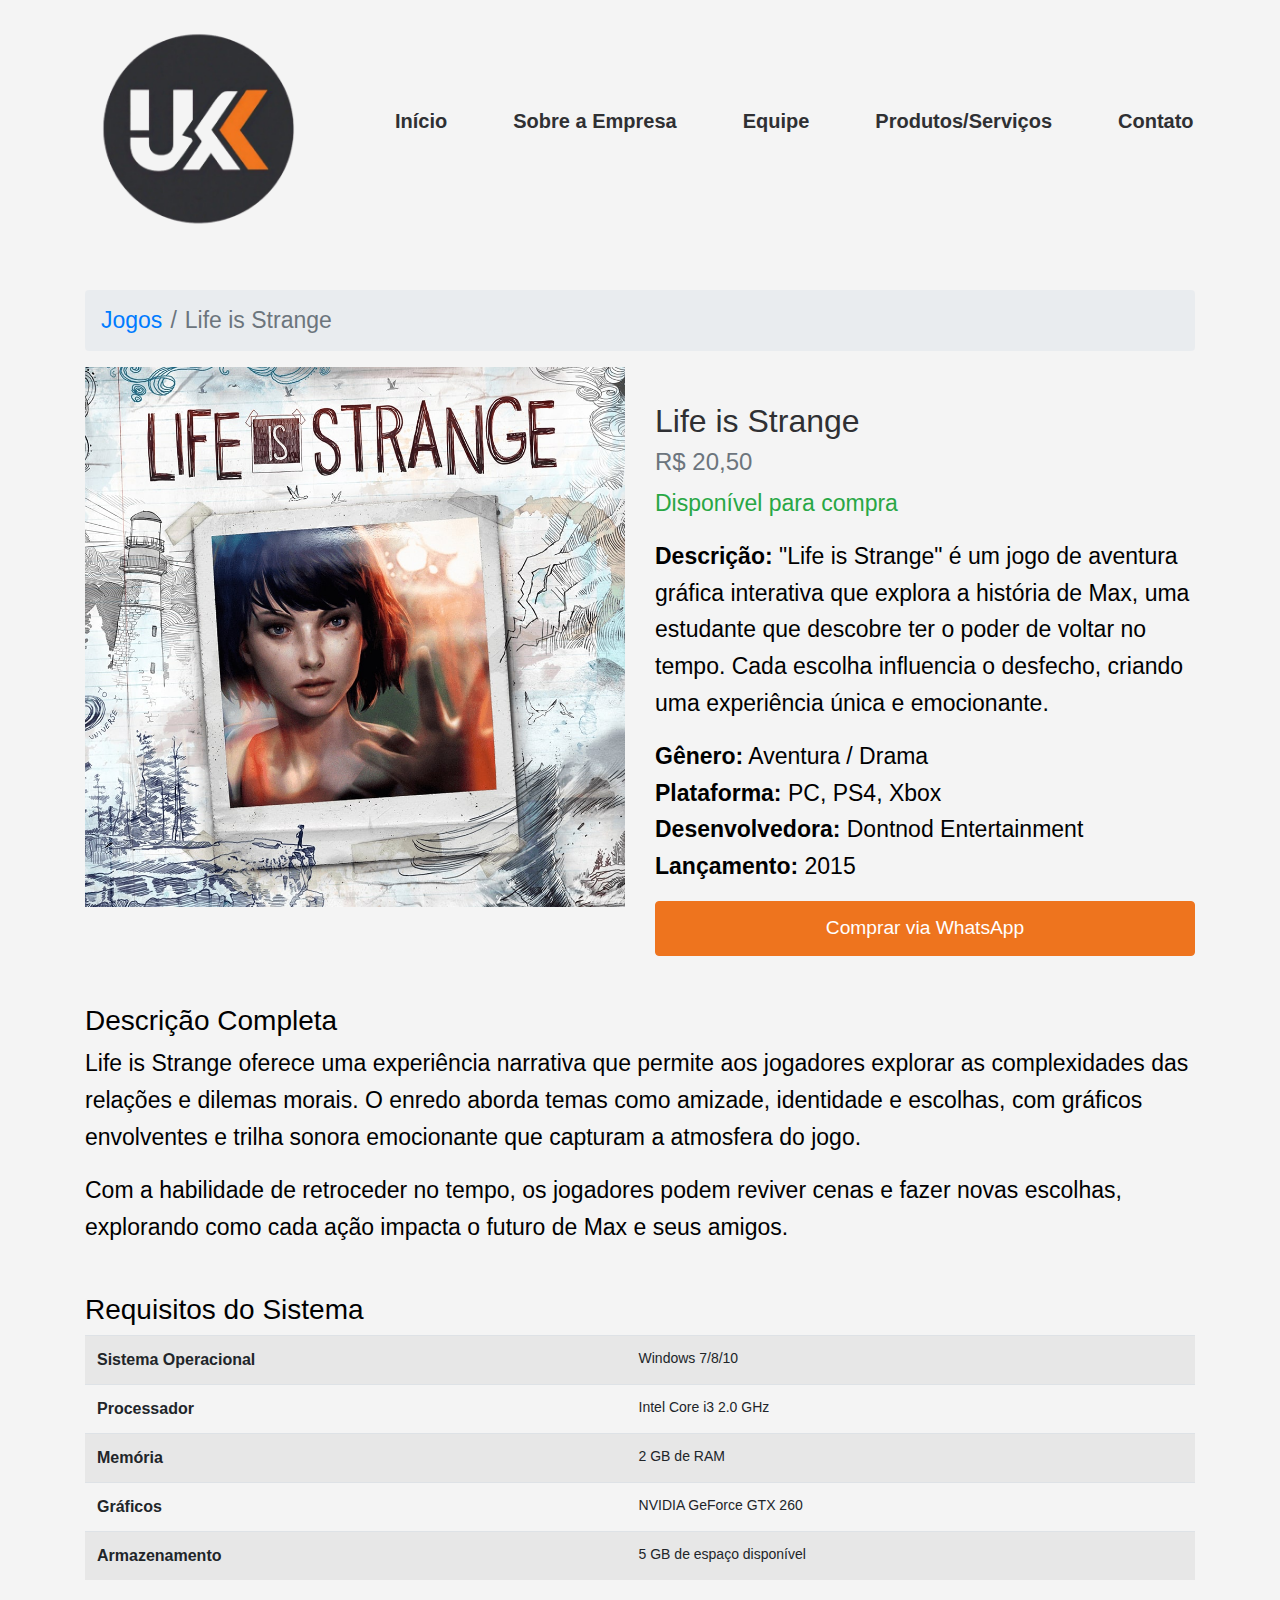
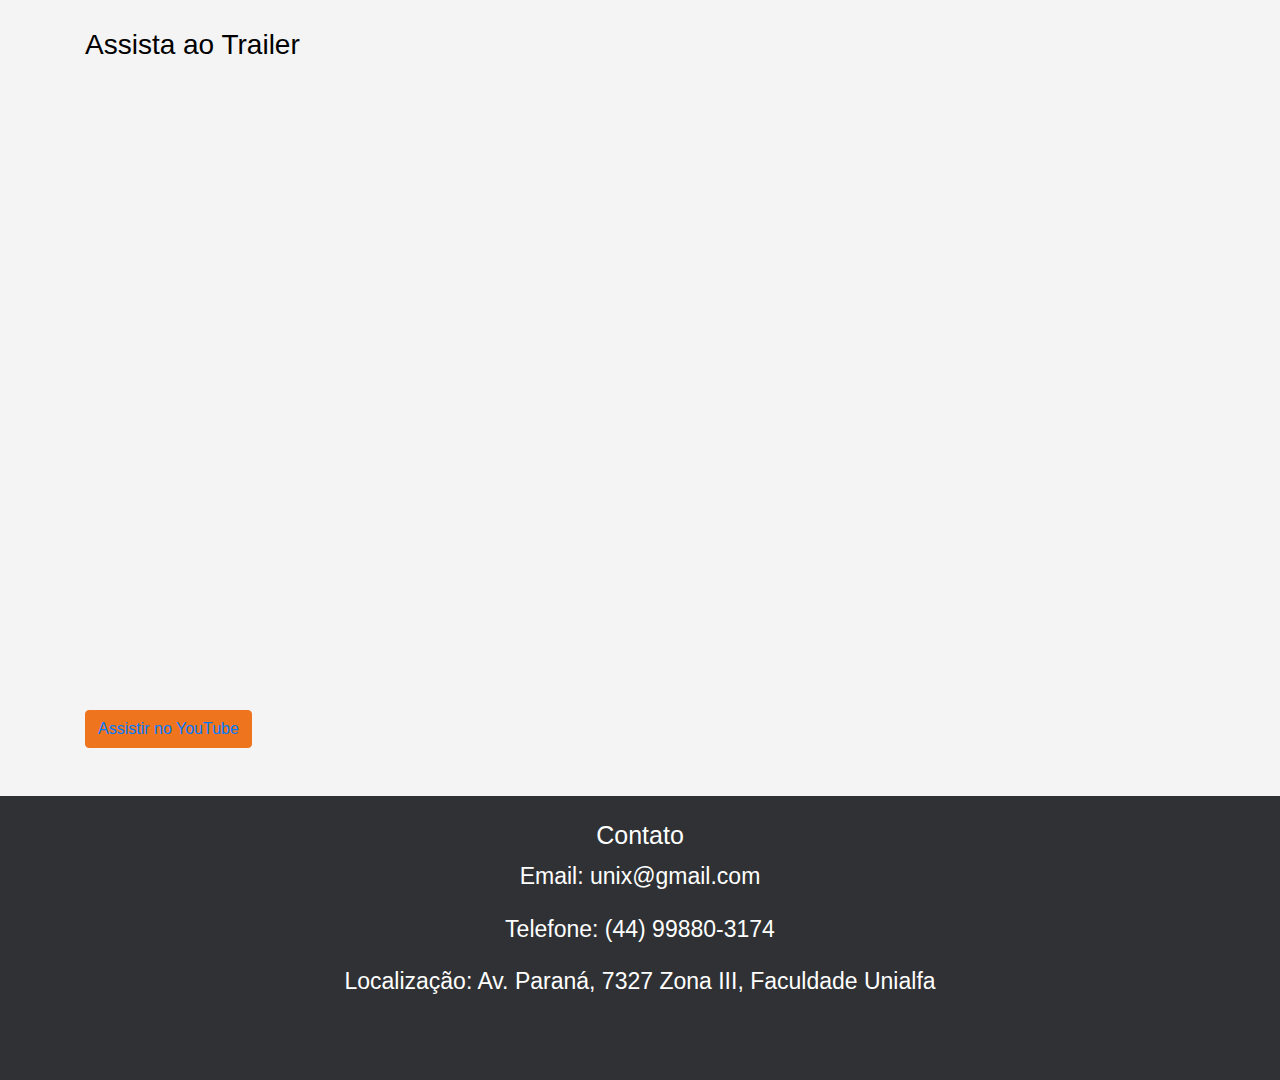
<file: produto1.html>
<!DOCTYPE html>
<html lang="pt-BR">
<head>
    <meta charset="UTF-8">
    <meta name="viewport" content="width=device-width, initial-scale=1.0">
    <title> Unix</title>
    <link rel="stylesheet" href="https://stackpath.bootstrapcdn.com/bootstrap/4.5.2/css/bootstrap.min.css">
    <link rel="stylesheet" href="style.css">
</head>
<body>
       <!-- Navbar -->
       <nav class="navbar navbar-expand-lg bg-body-tertiary">
        <div class="container-fluid">
            <a class="navbar-brand" href="index.html">
                <img src="img/logo.png" alt="Logo">
            </a>
            <button class="navbar-toggler" type="button" data-bs-toggle="collapse" data-bs-target="#navbarNav" aria-controls="navbarNav" aria-expanded="false" aria-label="Toggle navigation">
                <span class="navbar-toggler-icon"></span>
            </button>
            <div class="collapse navbar-collapse" id="navbarNav">
                <ul class="navbar-nav">
                    <li class="nav-item"><a class="nav-link" href="index.html"><b>Início</b></a></li>
                    <li class="nav-item"><a class="nav-link" href="sobreaempresa.html"><b>Sobre a Empresa</b></a></li>
                    <li class="nav-item"><a class="nav-link" href="equipe.html"><b>Equipe</b></a></li>
                    <li class="nav-item"><a class="nav-link" href="produtoserviço.html"><b>Produtos/Serviços</b></a></li>
                    <li class="nav-item"><a class="nav-link" href="contato.html"><b>Contato</b></a></li>
                </ul>
            </div>
        </div>
    </nav>

    <div class="container my-5">
        <!-- Seção de Navegação -->
        <nav aria-label="breadcrumb">
            <ol class="breadcrumb">
                <li class="breadcrumb-item"><a href="produtoserviço.html">Jogos</a></li>
                <li class="breadcrumb-item active" aria-current="page">Life is Strange</li>
            </ol>
        </nav>

        <!-- Seção de Detalhes do Jogo -->
        <div class="row">
            <div class="col-md-6">
                <img src="img/lifeisstrange.jpeg" class="img-fluid" alt="Life is Strange">
            </div>
            <div class="col-md-6">
                <h2>Life is Strange</h2>
                <h4 class="text-muted">R$ 20,50</h4>
                <p class="text-success">Disponível para compra</p>

                <p><strong>Descrição:</strong> "Life is Strange" é um jogo de aventura gráfica interativa que explora a história de Max, uma estudante que descobre ter o poder de voltar no tempo. Cada escolha influencia o desfecho, criando uma experiência única e emocionante.</p>

                <ul class="list-unstyled">
                    <li><strong>Gênero:</strong> Aventura / Drama</li>
                    <li><strong>Plataforma:</strong> PC, PS4, Xbox</li>
                    <li><strong>Desenvolvedora:</strong> Dontnod Entertainment</li>
                    <li><strong>Lançamento:</strong> 2015</li>
                </ul>
                
                <a href="https://wa.me/5511987654321?text=Olá,%20gostaria%20de%20comprar%20o%20produto%20Produto%20Exemplo!" target="_blank"
                 class="btn btn-primary btn-block">Comprar via WhatsApp</a>
            </div>
        </div>

        <!-- Seção de Descrição Completa -->
        <div class="mt-5">
            <h3>Descrição Completa</h3>
            <p>Life is Strange oferece uma experiência narrativa que permite aos jogadores explorar as complexidades das relações e dilemas morais. O enredo aborda temas como amizade, identidade e escolhas, com gráficos envolventes e trilha sonora emocionante que capturam a atmosfera do jogo.</p>
            <p>Com a habilidade de retroceder no tempo, os jogadores podem reviver cenas e fazer novas escolhas, explorando como cada ação impacta o futuro de Max e seus amigos.</p>
        </div>

        <!-- Seção de Requisitos Técnicos -->
        <div class="mt-5">
            <h3>Requisitos do Sistema</h3>
            <table class="table table-striped">
                <tbody>
                    <tr>
                        <th scope="row">Sistema Operacional</th>
                        <td>Windows 7/8/10</td>
                    </tr>
                    <tr>
                        <th scope="row">Processador</th>
                        <td>Intel Core i3 2.0 GHz</td>
                    </tr>
                    <tr>
                        <th scope="row">Memória</th>
                        <td>2 GB de RAM</td>
                    </tr>
                    <tr>
                        <th scope="row">Gráficos</th>
                        <td>NVIDIA GeForce GTX 260</td>
                    </tr>
                    <tr>
                        <th scope="row">Armazenamento</th>
                        <td>5 GB de espaço disponível</td>
                    </tr>
                </tbody>
            </table>
        </div>

        <!-- Trailer Incorporado -->
        <div class="mt-5">
            <h3>Assista ao Trailer</h3>
            <div class="embed-responsive embed-responsive-16by9 mb-3">
                <iframe class="embed-responsive-item" src="https://www.youtube.com/embed/mpRhaXfvG_0" allowfullscreen></iframe>
            </div>
            <a href="https://www.youtube.com/watch?v=mpRhaXfvG_0" target="_blank" class="btn btn-outline-primary">
                Assistir no YouTube
            </a>
        </div>
    </div>
    <footer class="footer" style="background-color:  #2f3134; color: white">
        <div class="container text-center py-4">
            <h5>Contato</h5>
            <p><i class="fa-solid fa-envelope"></i> Email: unix@gmail.com</p>
            <p><i class="fa-solid fa-phone"></i> Telefone: (44) 99880-3174</p>
            <p><i class="fa-solid fa-location-dot"></i>Localização: Av. Paraná, 7327 Zona III, Faculdade Unialfa</p>
            <div class="social-icons my-3">
                <a href="https://api.whatsapp.com/send?phone=5511999999999" class="text-white" target="_blank">
                    <i class="fa-brands fa-whatsapp fa-lg"></i>
                </a>
                <a href="https://www.facebook.com" class="text-white mx-3" target="_blank">
                    <i class="fa-brands fa-facebook fa-lg"></i>
                </a>
                <a href="https://www.twitter.com" class="text-white" target="_blank">
                    <i class="fa-brands fa-twitter fa-lg"></i>
                </a>
                <a href="https://www.instagram.com" class="text-white mx-3" target="_blank">
                    <i class="fa-brands fa-instagram fa-lg"></i>
                </a>
            </div>
        
        </div>
      </footer>
</body>
</html>
</file>
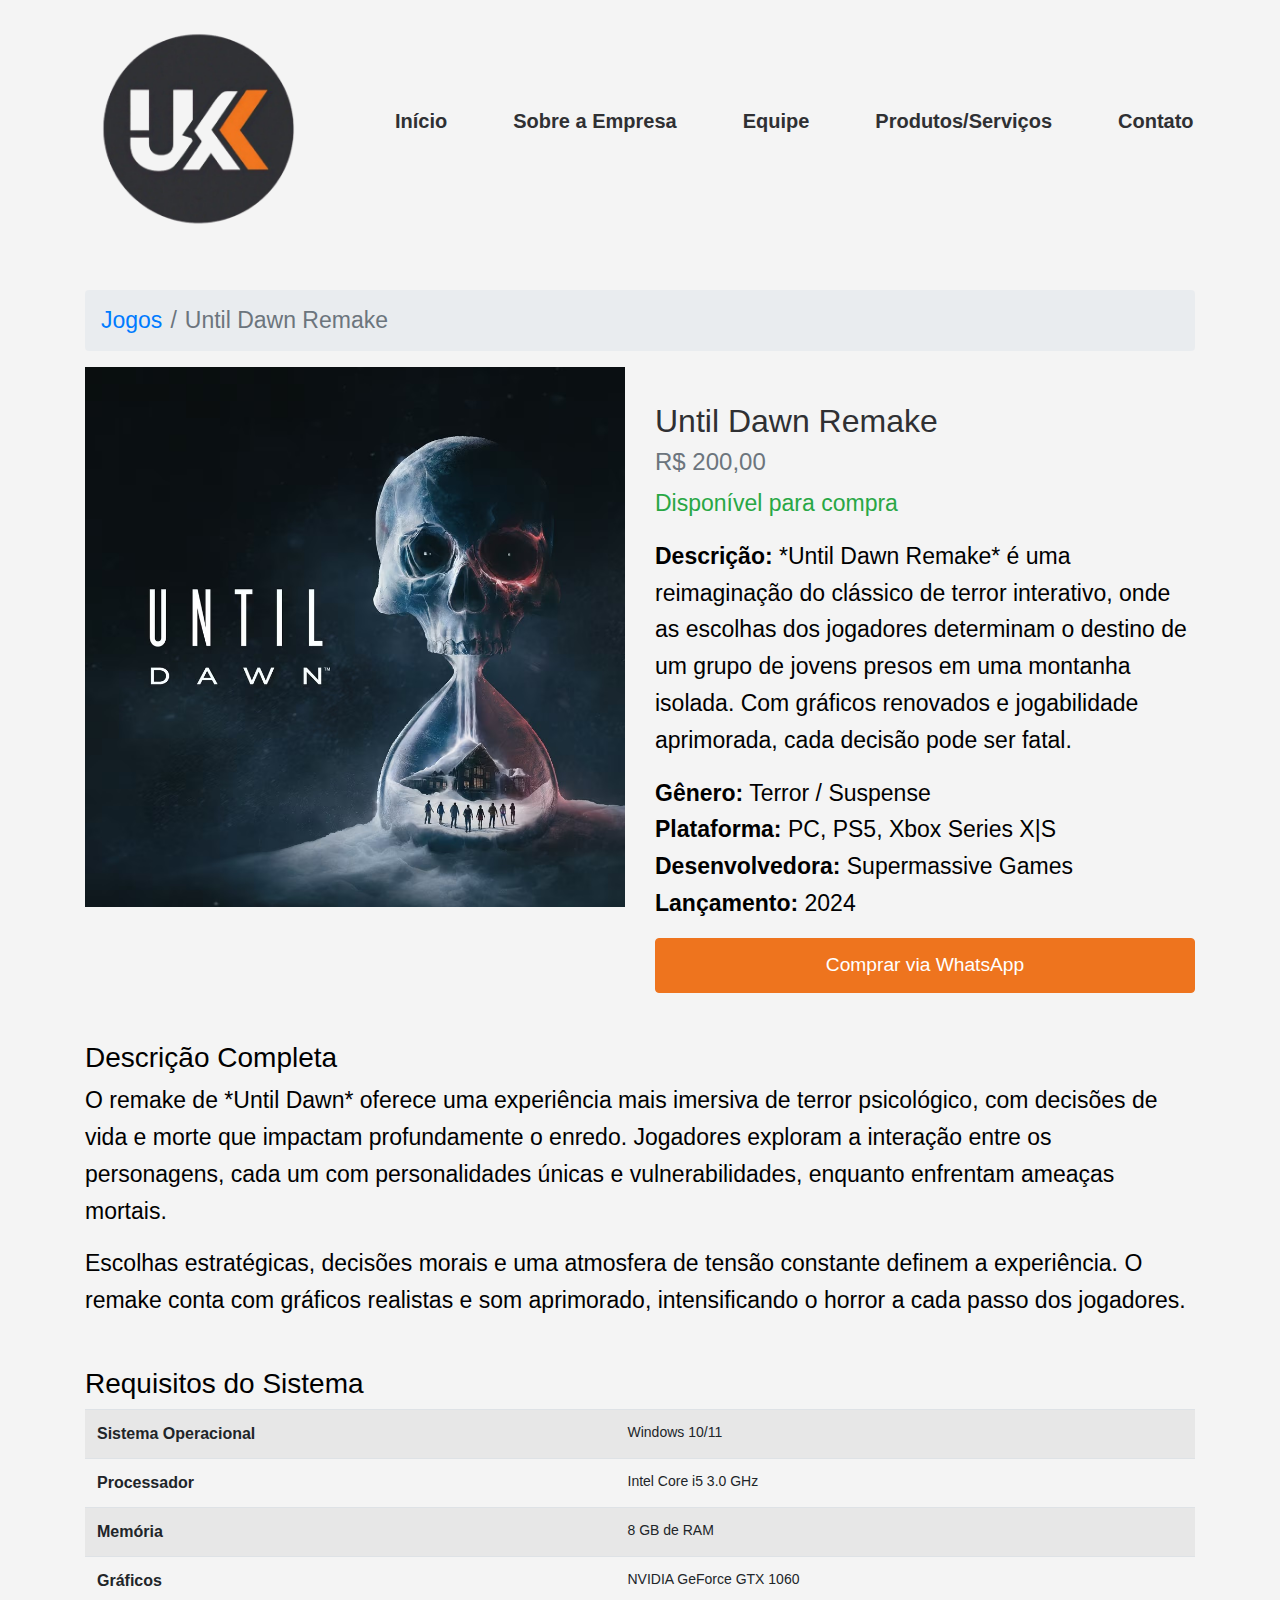
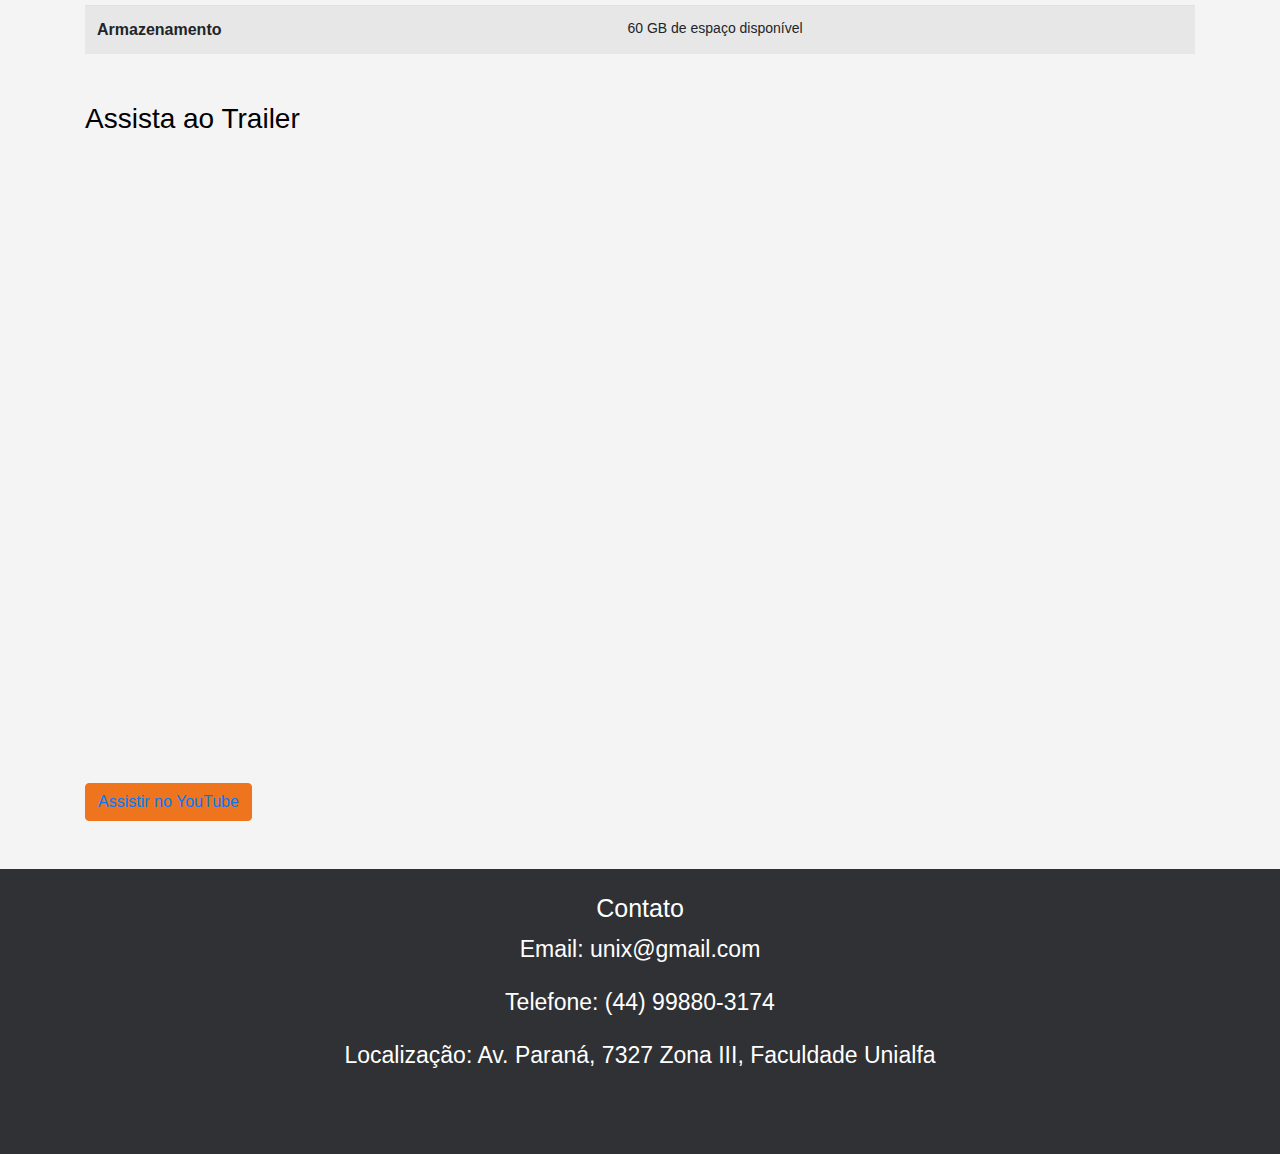
<file: produto2.html>
<!DOCTYPE html>
<html lang="pt-BR">
<head>
    <meta charset="UTF-8">
    <meta name="viewport" content="width=device-width, initial-scale=1.0">
    <title>Unix</title>
    <link rel="stylesheet" href="https://stackpath.bootstrapcdn.com/bootstrap/4.5.2/css/bootstrap.min.css">
    <link rel="stylesheet" href="style.css">
</head>
<body>
    <!-- Navbar -->
    <nav class="navbar navbar-expand-lg bg-body-tertiary">
        <div class="container-fluid">
            <a class="navbar-brand" href="index.html">
                <img src="img/logo.png" alt="Logo">
            </a>
            <button class="navbar-toggler" type="button" data-bs-toggle="collapse" data-bs-target="#navbarNav" aria-controls="navbarNav" aria-expanded="false" aria-label="Toggle navigation">
                <span class="navbar-toggler-icon"></span>
            </button>
            <div class="collapse navbar-collapse" id="navbarNav">
                <ul class="navbar-nav">
                    <li class="nav-item"><a class="nav-link" href="index.html"><b>Início</b></a></li>
                    <li class="nav-item"><a class="nav-link" href="sobreaempresa.html"><b>Sobre a Empresa</b></a></li>
                    <li class="nav-item"><a class="nav-link" href="equipe.html"><b>Equipe</b></a></li>
                    <li class="nav-item"><a class="nav-link" href="produtoserviço.html"><b>Produtos/Serviços</b></a></li>
                    <li class="nav-item"><a class="nav-link" href="contato.html"><b>Contato</b></a></li>
                </ul>
            </div>
        </div>
    </nav>

    <div class="container my-5">
        <!-- Seção de Navegação -->
        <nav aria-label="breadcrumb">
            <ol class="breadcrumb">
                <li class="breadcrumb-item"><a href="produtoserviço.html">Jogos</a></li>
                <li class="breadcrumb-item active" aria-current="page">Until Dawn Remake</li>
            </ol>
        </nav>

        <!-- Seção de Detalhes do Jogo -->
        <div class="row">
            <div class="col-md-6">
                <img src="img/untildawn.jpg" class="img-fluid" alt="Until Dawn Remake">
            </div>
            <div class="col-md-6">
                <h2>Until Dawn Remake</h2>
                <h4 class="text-muted">R$ 200,00</h4>
                <p class="text-success">Disponível para compra</p>

                <p><strong>Descrição:</strong> *Until Dawn Remake* é uma reimaginação do clássico de terror interativo, onde as escolhas dos jogadores determinam o destino de um grupo de jovens presos em uma montanha isolada. Com gráficos renovados e jogabilidade aprimorada, cada decisão pode ser fatal.</p>

                <ul class="list-unstyled">
                    <li><strong>Gênero:</strong> Terror / Suspense</li>
                    <li><strong>Plataforma:</strong> PC, PS5, Xbox Series X|S</li>
                    <li><strong>Desenvolvedora:</strong> Supermassive Games</li>
                    <li><strong>Lançamento:</strong> 2024</li>
                </ul>

                <a href="https://wa.me/5511987654321?text=Olá,%20gostaria%20de%20comprar%20o%20produto%20Produto%20Exemplo!" target="_blank"
                 class="btn btn-primary btn-block">Comprar via WhatsApp</a>
            </div>
        </div>

        <!-- Seção de Descrição Completa -->
        <div class="mt-5">
            <h3>Descrição Completa</h3>
            <p>O remake de *Until Dawn* oferece uma experiência mais imersiva de terror psicológico, com decisões de vida e morte que impactam profundamente o enredo. Jogadores exploram a interação entre os personagens, cada um com personalidades únicas e vulnerabilidades, enquanto enfrentam ameaças mortais.</p>
            <p>Escolhas estratégicas, decisões morais e uma atmosfera de tensão constante definem a experiência. O remake conta com gráficos realistas e som aprimorado, intensificando o horror a cada passo dos jogadores.</p>
        </div>

        <!-- Seção de Requisitos Técnicos -->
        <div class="mt-5">
            <h3>Requisitos do Sistema</h3>
            <table class="table table-striped">
                <tbody>
                    <tr>
                        <th scope="row">Sistema Operacional</th>
                        <td>Windows 10/11</td>
                    </tr>
                    <tr>
                        <th scope="row">Processador</th>
                        <td>Intel Core i5 3.0 GHz</td>
                    </tr>
                    <tr>
                        <th scope="row">Memória</th>
                        <td>8 GB de RAM</td>
                    </tr>
                    <tr>
                        <th scope="row">Gráficos</th>
                        <td>NVIDIA GeForce GTX 1060</td>
                    </tr>
                    <tr>
                        <th scope="row">Armazenamento</th>
                        <td>60 GB de espaço disponível</td>
                    </tr>
                </tbody>
            </table>
        </div>

        <!-- Trailer Incorporado -->
        <div class="mt-5">
            <h3>Assista ao Trailer</h3>
            <div class="embed-responsive embed-responsive-16by9 mb-3">
                <iframe class="embed-responsive-item" src="https://www.youtube.com/embed/bIkuM5y0Bjw" allowfullscreen></iframe>
            </div>
            <a href="https://www.youtube.com/embed/bIkuM5y0Bjw" target="_blank" class="btn btn-outline-primary">
                Assistir no YouTube
            </a>
        </div>
    </div>

    <footer class="footer" style="background-color:  #2f3134; color: white">
        <div class="container text-center py-4">
            <h5>Contato</h5>
            <p><i class="fa-solid fa-envelope"></i> Email: unix@gmail.com</p>
            <p><i class="fa-solid fa-phone"></i> Telefone: (44) 99880-3174</p>
            <p><i class="fa-solid fa-location-dot"></i>Localização: Av. Paraná, 7327 Zona III, Faculdade Unialfa</p>
            <div class="social-icons my-3">
                <a href="https://api.whatsapp.com/send?phone=5511999999999" class="text-white" target="_blank">
                    <i class="fa-brands fa-whatsapp fa-lg"></i>
                </a>
                <a href="https://www.facebook.com" class="text-white mx-3" target="_blank">
                    <i class="fa-brands fa-facebook fa-lg"></i>
                </a>
                <a href="https://www.twitter.com" class="text-white" target="_blank">
                    <i class="fa-brands fa-twitter fa-lg"></i>
                </a>
                <a href="https://www.instagram.com" class="text-white mx-3" target="_blank">
                    <i class="fa-brands fa-instagram fa-lg"></i>
                </a>
            </div>
        </div>
    </footer>
</body>
</html>
</file>
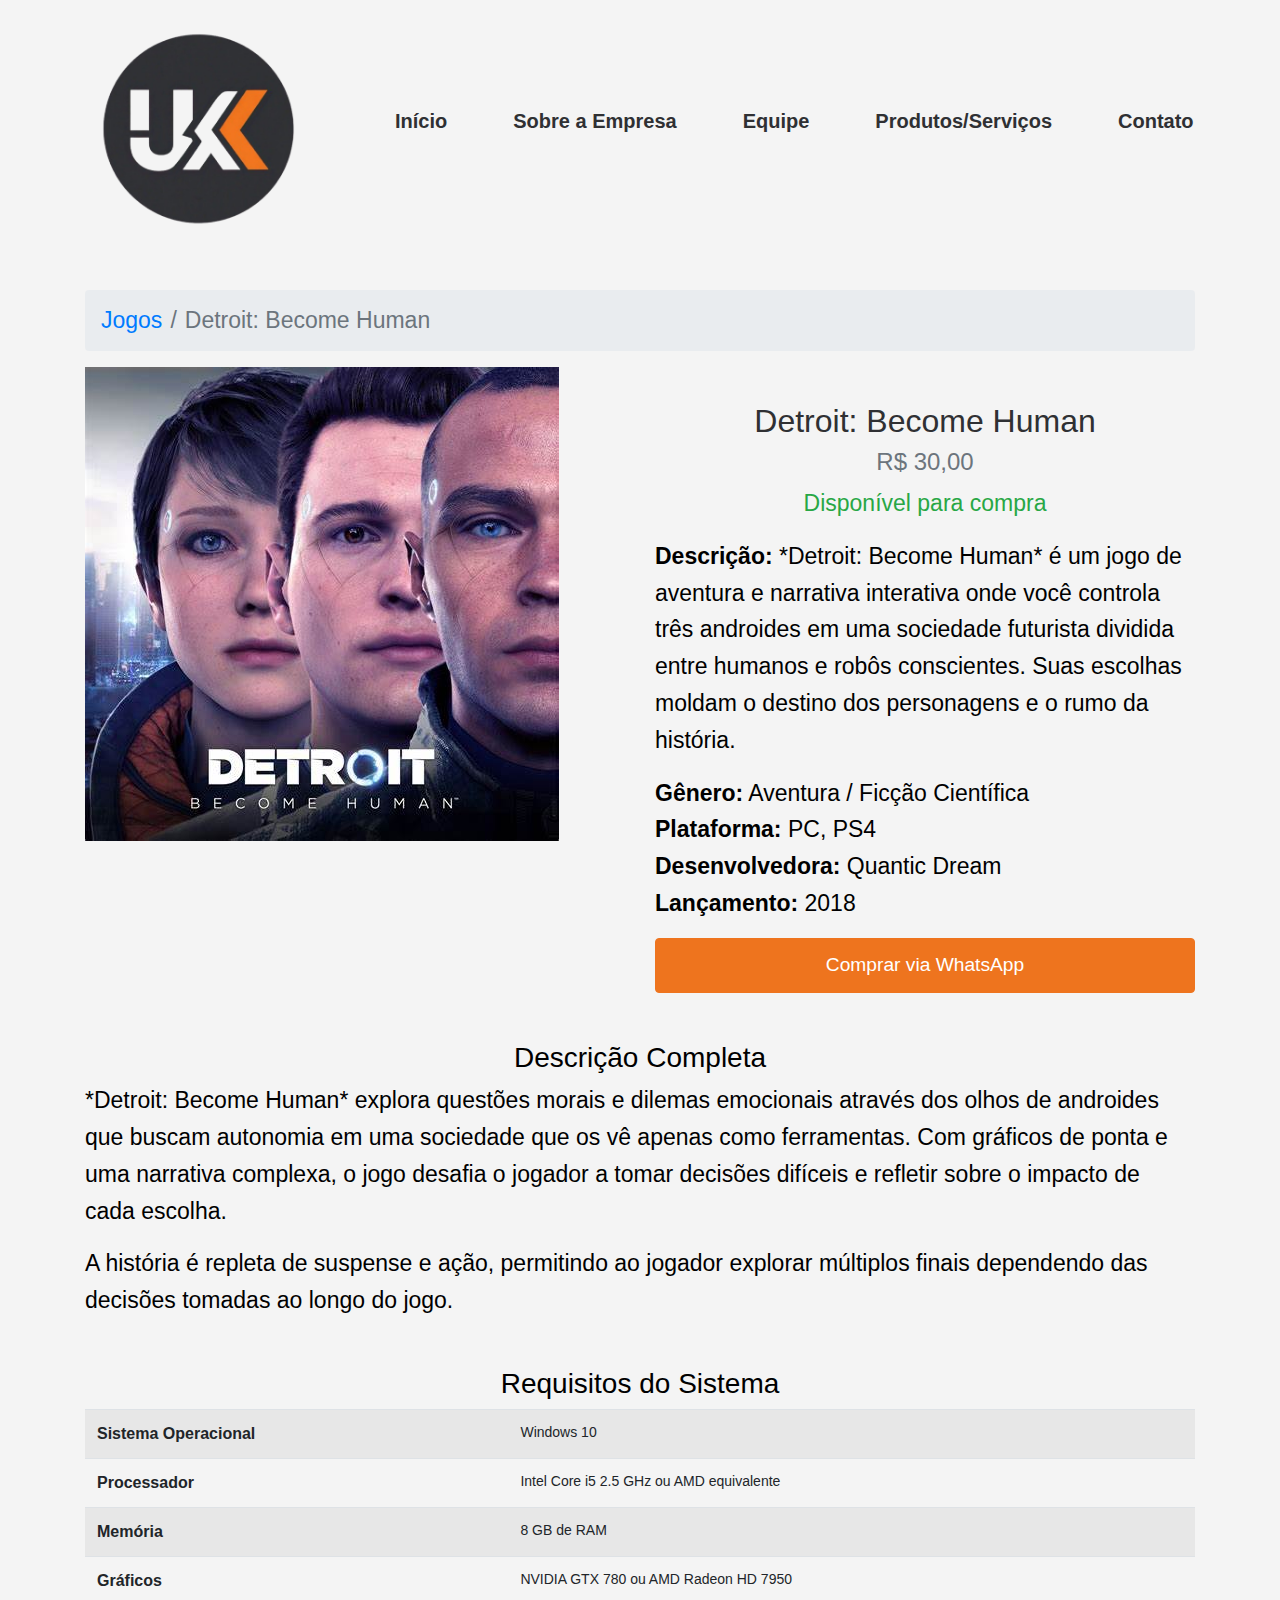
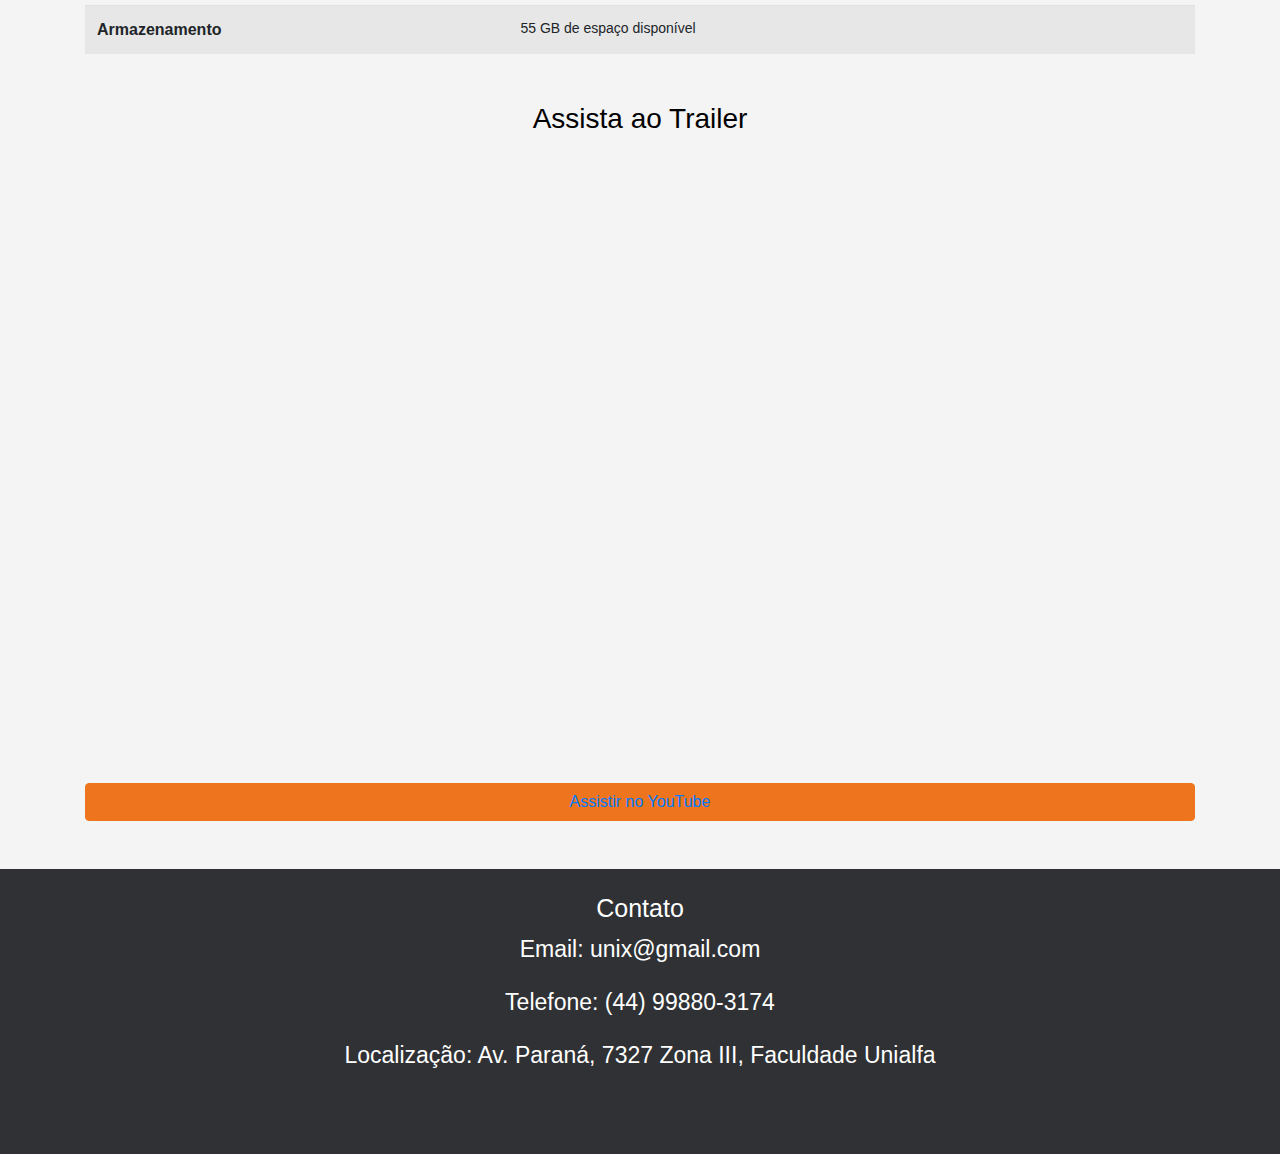
<file: produto3.html>
<!DOCTYPE html>
<html lang="pt-BR">
<head>
    <meta charset="UTF-8">
    <meta name="viewport" content="width=device-width, initial-scale=1.0">
    <title>Unix</title>
    <link rel="stylesheet" href="https://stackpath.bootstrapcdn.com/bootstrap/4.5.2/css/bootstrap.min.css">
    <link rel="stylesheet" href="style.css">
</head>
<body>
    <!-- Navbar -->
    <nav class="navbar navbar-expand-lg bg-body-tertiary">
        <div class="container-fluid">
            <a class="navbar-brand" href="index.html">
                <img src="img/logo.png" alt="Logo">
            </a>
            <button class="navbar-toggler" type="button" data-bs-toggle="collapse" data-bs-target="#navbarNav" aria-controls="navbarNav" aria-expanded="false" aria-label="Toggle navigation">
                <span class="navbar-toggler-icon"></span>
            </button>
            <div class="collapse navbar-collapse" id="navbarNav">
                <ul class="navbar-nav">
                    <li class="nav-item"><a class="nav-link" href="index.html"><b>Início</b></a></li>
                    <li class="nav-item"><a class="nav-link" href="sobreaempresa.html"><b>Sobre a Empresa</b></a></li>
                    <li class="nav-item"><a class="nav-link" href="equipe.html"><b>Equipe</b></a></li>
                    <li class="nav-item"><a class="nav-link" href="produtoserviço.html"><b>Produtos/Serviços</b></a></li>
                    <li class="nav-item"><a class="nav-link" href="contato.html"><b>Contato</b></a></li>
                </ul>
            </div>
        </div>
    </nav>

    <div class="container my-5">
        <!-- Seção de Navegação -->
        <nav aria-label="breadcrumb">
            <ol class="breadcrumb">
                <li class="breadcrumb-item"><a href="produtoserviço.html">Jogos</a></li>
                <li class="breadcrumb-item active" aria-current="page">Detroit: Become Human</li>
            </ol>
        </nav>

        <!-- Seção de Detalhes do Jogo -->
        <div class="row">
            <div class="col-md-6">
                <img src="img/detroit.jpeg" class="img-fluid" alt="Detroit: Become Human">
            </div>
            <div class="col-md-6">
                <h2 class="text-center">Detroit: Become Human</h2>
                <h4 class="text-muted text-center">R$ 30,00</h4>
                <p class="text-success text-center">Disponível para compra</p>

                <p><strong>Descrição:</strong> *Detroit: Become Human* é um jogo de aventura e narrativa interativa onde você controla três androides em uma sociedade futurista dividida entre humanos e robôs conscientes. Suas escolhas moldam o destino dos personagens e o rumo da história.</p>

                <ul class="list-unstyled">
                    <li><strong>Gênero:</strong> Aventura / Ficção Científica</li>
                    <li><strong>Plataforma:</strong> PC, PS4</li>
                    <li><strong>Desenvolvedora:</strong> Quantic Dream</li>
                    <li><strong>Lançamento:</strong> 2018</li>
                </ul>

                <a href="https://wa.me/5511987654321?text=Olá,%20gostaria%20de%20comprar%20o%20produto%20Detroit:%20Become%20Human!" target="_blank" class="btn btn-primary btn-block">Comprar via WhatsApp</a>
            </div>
        </div>

        <!-- Seção de Descrição Completa -->
        <div class="mt-5">
            <h3 class="text-center">Descrição Completa</h3>
            <p>*Detroit: Become Human* explora questões morais e dilemas emocionais através dos olhos de androides que buscam autonomia em uma sociedade que os vê apenas como ferramentas. Com gráficos de ponta e uma narrativa complexa, o jogo desafia o jogador a tomar decisões difíceis e refletir sobre o impacto de cada escolha.</p>
            <p>A história é repleta de suspense e ação, permitindo ao jogador explorar múltiplos finais dependendo das decisões tomadas ao longo do jogo.</p>
        </div>

        <!-- Seção de Requisitos Técnicos -->
        <div class="mt-5">
            <h3 class="text-center">Requisitos do Sistema</h3>
            <table class="table table-striped">
                <tbody>
                    <tr>
                        <th scope="row">Sistema Operacional</th>
                        <td>Windows 10</td>
                    </tr>
                    <tr>
                        <th scope="row">Processador</th>
                        <td>Intel Core i5 2.5 GHz ou AMD equivalente</td>
                    </tr>
                    <tr>
                        <th scope="row">Memória</th>
                        <td>8 GB de RAM</td>
                    </tr>
                    <tr>
                        <th scope="row">Gráficos</th>
                        <td>NVIDIA GTX 780 ou AMD Radeon HD 7950</td>
                    </tr>
                    <tr>
                        <th scope="row">Armazenamento</th>
                        <td>55 GB de espaço disponível</td>
                    </tr>
                </tbody>
            </table>
        </div>

        <!-- Trailer Incorporado -->
        <div class="mt-5">
            <h3 class="text-center">Assista ao Trailer</h3>
            <div class="embed-responsive embed-responsive-16by9 mb-3">
                <iframe class="embed-responsive-item" src="https://www.youtube.com/embed/8a-EObAhYrg" allowfullscreen></iframe>
            </div>
            <a href="https://www.youtube.com/watch?v=8a-EObAhYrg" target="_blank" class="btn btn-outline-primary d-block mx-auto">
                Assistir no YouTube
            </a>
        </div>
    </div>

    <footer class="footer" style="background-color:  #2f3134; color: white">
        <div class="container text-center py-4">
            <h5>Contato</h5>
            <p><i class="fa-solid fa-envelope"></i> Email: unix@gmail.com</p>
            <p><i class="fa-solid fa-phone"></i> Telefone: (44) 99880-3174</p>
            <p><i class="fa-solid fa-location-dot"></i> Localização: Av. Paraná, 7327 Zona III, Faculdade Unialfa</p>
            <div class="social-icons my-3">
                <a href="https://api.whatsapp.com/send?phone=5511999999999" class="text-white" target="_blank">
                    <i class="fa-brands fa-whatsapp fa-lg"></i>
                </a>
                <a href="https://www.facebook.com" class="text-white mx-3" target="_blank">
                    <i class="fa-brands fa-facebook fa-lg"></i>
                </a>
                <a href="https://www.twitter.com" class="text-white" target="_blank">
                    <i class="fa-brands fa-twitter fa-lg"></i>
                </a>
                <a href="https://www.instagram.com" class="text-white mx-3" target="_blank">
                    <i class="fa-brands fa-instagram fa-lg"></i>
                </a>
            </div>
        </div>
    </footer>
</body>
</html>
</file>
<file: style.css>
body {
    background-color: #f4f4f4;
    color: black;
}

.navbar-brand img {
    width: 250px;
    margin-left: 40px;
}

.btn{
    background-color: #EE741E;
    border-color: #EE741E;
}
.btn:hover{
    background-color: #ad5210;
    border-color: #EE741E;
}

.nav-item {
    margin-left: 50px;
    font-size: 20px;
}

.nav-link {
    color: #2f3033;
}

h1 {
    color: #2f3033;
    font-size: 2rem;
}

p {
    font-size: 23px;
    line-height: 1.6;
}

.card {
    border: 2px solid #2f3033;
    border-radius: 8px;
    display: flex;
    flex-direction: column;
    justify-content: space-between;
    align-items: center;
    text-align: center;
}

.card-title {
    color: #2f3033;
    font-weight: bold;
}

h2 {
    color: #2f3033;
    margin-top: 35px;
}

h5 {
    color: #2f3033;
}

footer h5 {
    color: white;
    font-size: 25px;
}

.separator {
    border: 0;
    height: 2px;
    background-color: #2f3033;
    margin: 30px 0;
}

.container.mb-5 h2 {
    color:#2f3033;
    margin-bottom: 1rem;
}



.card {
    border: none;
    transition: transform 0.2s;
    display: flex;
    flex-direction: column;
    justify-content: space-between;
    align-items: center;
    text-align: center;
}

.card:hover {
    transform: scale(1.05);
}

.card-title {
    color: #2f3033;
    font-weight: bold;
}

.img-fluid.rounded-circle {
    width: 150px;
    height: 150px;
    object-fit: cover;
}

.container.mb-5 h2 {
    color: #2f3033;
    margin-top: 35px;
}

td {
    font-size: 14px;
}

strong {
    font-size: 23px;
    line-height: 1.6;
}

li {
    font-size: 23px;
    line-height: 1.6;
}

.card-body {
    padding: 20px;
}

.card-img-top {
    width: 100%;
    height: 350px;
    object-fit: cover;
    border-radius: 8px;
}

.row.g-4 {
    display: flex;
    justify-content: space-between;
    flex-wrap: wrap;
}

.col-md-3 {
    display: flex;
    justify-content: center;
    align-items: center;
}

button {
    position: relative;
    padding: 10px 20px;
    font-size: 16px;
    background-color: #025B6F;
    color: white;
    border: none;
    border-radius: 50px;
    cursor: pointer;
    transition: background-color 0.3s ease;
}

a button {
    position: fixed;
    bottom: 20px;
    right: 20px;
    padding: 10px 20px;
    font-size: 16px;
    background-color: #25d366;
    color: white;
    border: none;
    border-radius: 50px;
    box-shadow: 0 4px 8px rgba(0,0,0,0.2);
    cursor: pointer;
    transition: background-color 0.3s ease;
}

a button:hover {
    background-color: #128c7e;
}

.card-title {
    font-size: 1.5rem;
    font-weight: bold;
}

.card-text {
    font-size: 1rem;
    line-height: 1.6;
}

.btn-primary {
    padding: 12px 30px;
    font-size: 1.2rem;
}
</file>
